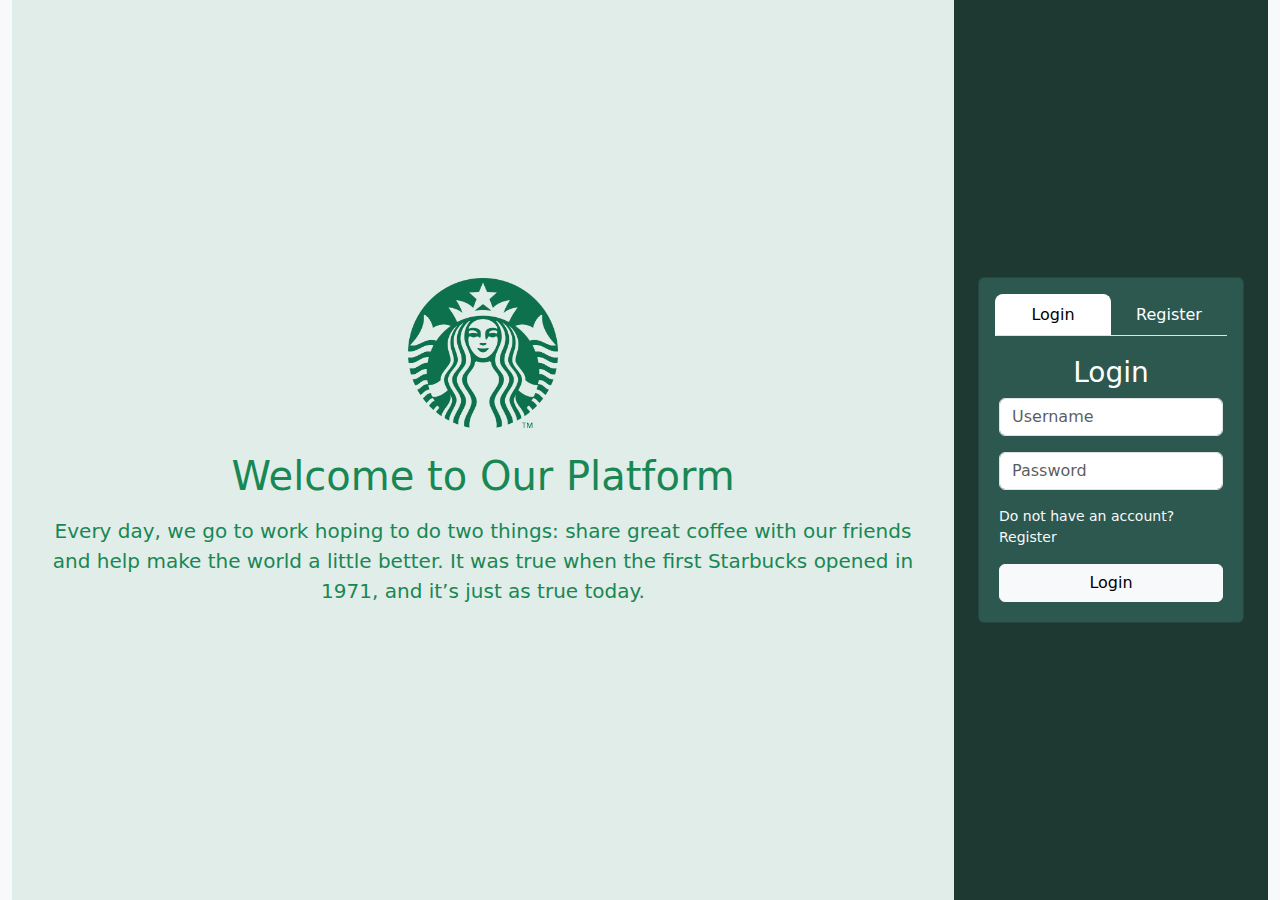
<file: bootstrap/index.html>
<!DOCTYPE html>
<html lang="en">
  <head>
    <meta charset="UTF-8" />
    <meta name="viewport" content="width=device-width, initial-scale=1.0" />
    
    <link rel="icon" type="image/png" href="logo.png">
    <link
      href="https://cdn.jsdelivr.net/npm/bootstrap@5.3.0/dist/css/bootstrap.min.css"
      rel="stylesheet"
    />
    <title>Starbucks Login</title>
    <style>
      .nav-tabs .nav-link {
        border: 1px solid transparent;
        border-radius: 0.5rem 0.5rem 0 0;
        color: white;
      }
      .nav-tabs .nav-link.active {
        background-color: white;
        color: black;
        border-color: white white #dee2e6;
      }
      .sidebar {
        background-color: #1e3932 !important;
      }
      .custom-card {
        background-color: #2c584f !important;
      }
    </style>
  </head>
  <body class="bg-light vh-100 d-flex">
    <div class="container-fluid h-100 d-flex">
      <!-- Company Details Section (80%) -->
      <div
        class="col-lg-9 gap-2 bg-success bg-opacity-10 d-flex flex-column justify-content-center align-items-center text-center p-4"
      >
        <img
          src="logo.png"
          alt="Company Logo"
          class="mb-3"
          style="width: 150px; height: auto"
        />
        <h1 class="text-success">Welcome to Our Platform</h1>
        <p class="text-success fs-5">
          Every day, we go to work hoping to do two things: share great coffee
          with our friends and help make the world a little better. It was true
          when the first Starbucks opened in 1971, and it’s just as true today.
        </p>
      </div>

      <!-- Sidebar Section (20%) -->
      <div
        class="sidebar col-lg-3 bg-success text-white d-flex justify-content-center align-items-center p-4"
      >
        <div
          class="card custom-card text-white w-100 p-3"
          style="max-width: 340px"
        >
          <!-- Tabs -->
          <ul class="nav nav-tabs nav-justified mb-3">
            <li class="nav-item">
              <a
                class="nav-link active"
                id="login-tab"
                data-bs-toggle="tab"
                href="#login"
                >Login</a
              >
            </li>
            <li class="nav-item">
              <a
                class="nav-link"
                id="register-tab"
                data-bs-toggle="tab"
                href="#register"
                >Register</a
              >
            </li>
          </ul>

          <!-- Tab Content -->
          <div class="tab-content">
            <div id="login" class="tab-pane fade show p-1 active">
              <h3 class="text-center">Login</h3>
              <form class="d-flex flex-column gap-3">
                <input
                  type="text"
                  class="form-control"
                  placeholder="Username"
                  required
                />
                <input
                  type="password"
                  class="form-control"
                  placeholder="Password"
                  required
                />
                <small class="text-light"
                  >Do not have an account? Register</small
                >
                <button type="submit" class="btn btn-light">Login</button>
              </form>
            </div>

            <div id="register" class="tab-pane fade p-1">
              <h3 class="text-center">Register</h3>
              <form class="d-flex flex-column gap-3">
                <input
                  type="text"
                  class="form-control"
                  placeholder="Username"
                  required
                />
                <input
                  type="email"
                  class="form-control"
                  placeholder="Email"
                  required
                />
                <input
                  type="password"
                  class="form-control"
                  placeholder="Password"
                  required
                />
                <small class="text-light">Already have an account? Login</small>
                <button type="submit" class="btn btn-light">Sign Up</button>
              </form>
            </div>
          </div>
        </div>
      </div>
    </div>

    <script src="https://cdn.jsdelivr.net/npm/bootstrap@5.3.0/dist/js/bootstrap.bundle.min.js"></script>
  </body>
</html>
</file>
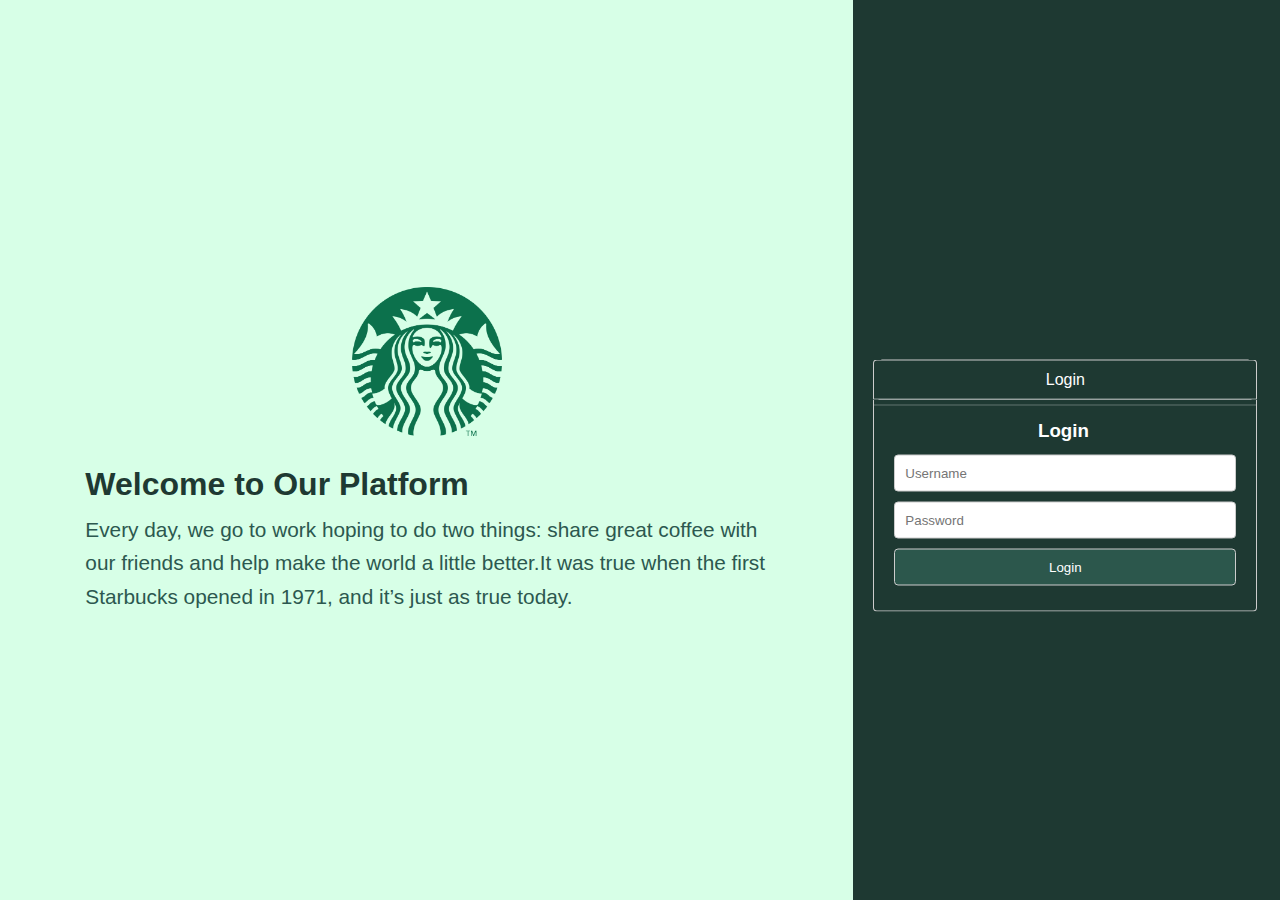
<file: html_css/Task_1/page.html>
<!DOCTYPE html>
<html lang="en">

<head>
    <meta charset="UTF-8">
    <meta name="viewport" content="width=device-width, initial-scale=1.0">
    <link rel="stylesheet" href="page.css">
    
    <link rel="icon" type="image/png" href="logo.png">
    <title>Starbucks Login</title>
</head>

<body>
    <div class="container">
        <div class="left">
            <div class="leftInner">
                <div class="logo">
                    <img src="logo.png" alt="Company Logo">
                </div>
                <h1>Welcome to Our Platform</h1>
                <p>
                    Every day, we go to work hoping to do two things: share great coffee
                    with our friends and help make the world a little better.It was true
                    when the first Starbucks opened in 1971, and it’s just as true today.
                </p>
            </div>
        </div>
        <div class="right">
            <div class="tabs">
                <details id="login-details" open>
                    <summary>Login</summary>
                    <div class="tab-content">
                        <h3>Login</h3>
                        <form>
                            <input id="login-username" type="text" name="username" placeholder="Username" required>
                            <input id="login-password" type="password" name="password" placeholder="Password" required>
                            <button type="submit" class="btn">Login</button>
                        </form>
                    </div>
                </details>


                <details id="register-details">
                    <summary>Register</summary>
                    <div class="tab-content">
                        <h3>Register</h3>
                        <form>
                            <input id="register-username" type="text" name="username" placeholder="Username" required>
                            <input id="register-email" type="email" name="email" placeholder="Email" required>
                            <input id="register-password" type="password" name="password" placeholder="Password"
                                required>
                            <button type="submit" class="btn">Register</button>
                        </form>
                    </div>
                </details>

            </div>
        </div>

    </div>
    </div>
</body>

</html>
</file>
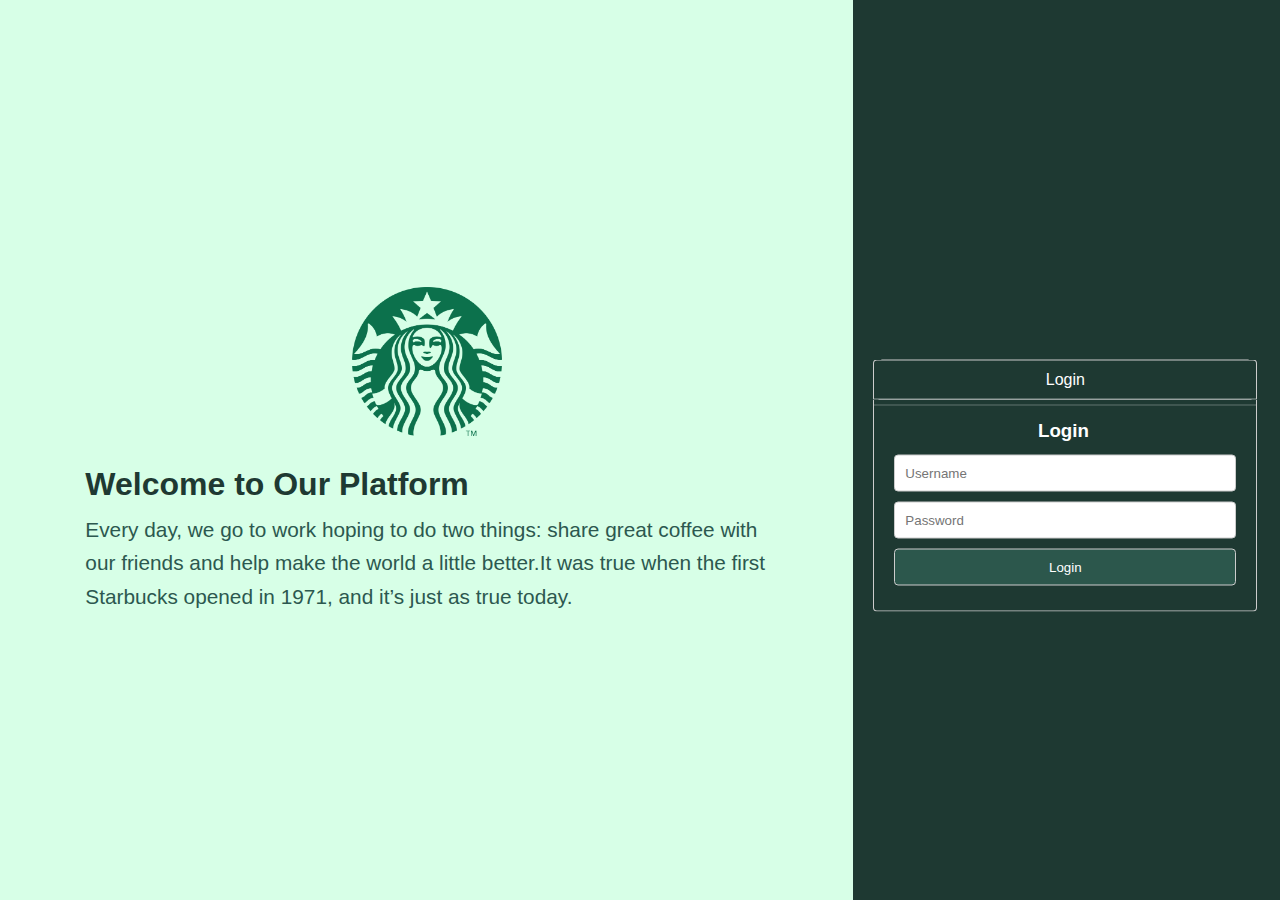
<file: javascript/taks3/home.html>
<!DOCTYPE html>
<html lang="en">
  <head>
    <meta charset="UTF-8" />
    <meta name="viewport" content="width=device-width, initial-scale=1.0" />
    <link rel="stylesheet" href="page.css" />
    <link rel="icon" type="image/png" href="logo.png" />
    <title>Starbucks Home</title>
  </head>

  <style>
    body {
      font-family: "Segoe UI", Tahoma, Geneva, Verdana, sans-serif;
      background-color: #f4f4f9;
      color: #333;
      display: flex;
      justify-content: center;
      align-items: center;
      height: 100vh;
      margin: 0;
    }

    .home-container {
      text-align: center;
      background-color: #1e3932;
      padding: 20px;
      border-radius: 10px;
      color: white;
      box-shadow: 0 4px 6px rgba(0, 0, 0, 0.1);
    }

    #deleteSession {
      background-color: #284e44;
      color: white;
      padding: 10px 20px;
      border: none;
      border-radius: 5px;
      cursor: pointer;
      margin-top: 10px;
    }

    #deleteSession:hover {
      background-color: #172e28;
    }
  </style>

  <body>
    <div id="alert" class="alert">
        <div class="alert-content">
            <span id="alert-title"></span>
            <p id="alert-message"></p>
        </div>
        <button class="close-btn" onclick="closeAlert()">×</button>
    </div>
    <div class="home-container">
      <span id="remainingTime">Remaing Time: </span>
      <h1 style="color: #f4f4f9">Welcome, User <span id="username"></span></h1>
      <p style="color: #f4f4f9">Email: <span id="email"></span></p>
      <button id="deleteSession">Delete Session</button>
    </div>
    <script src="page.js"></script>
  </body>
</html>
</file>
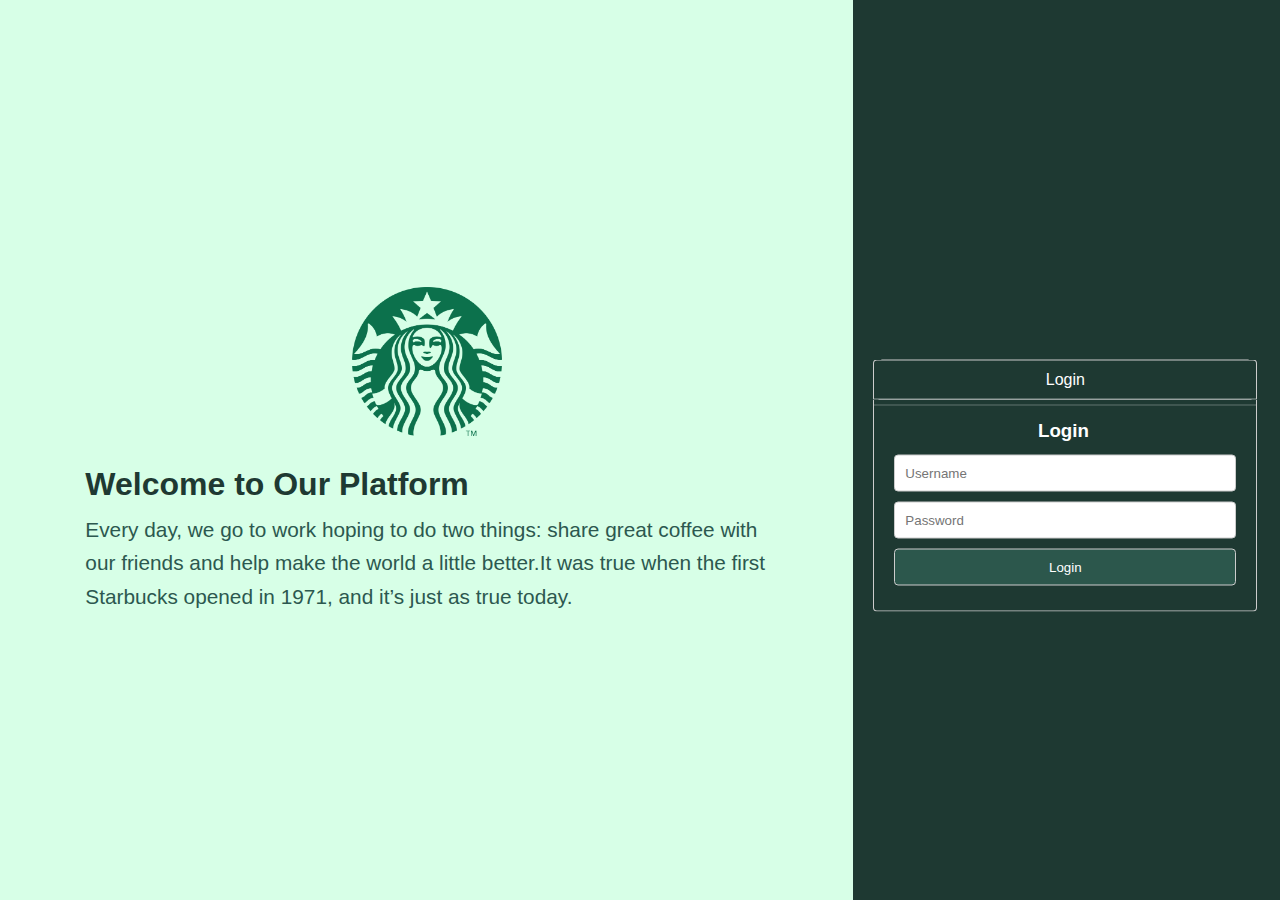
<file: javascript/taks3/page.html>
<!DOCTYPE html>
<html lang="en">
  <head>
    <meta charset="UTF-8" />
    <meta name="viewport" content="width=device-width, initial-scale=1.0" />
    <link rel="stylesheet" href="page.css" />

    <link rel="icon" type="image/png" href="logo.png" />
    <title>Starbucks Login</title>
  </head>

  <body>
    <div id="alert" class="alert">
        <div class="alert-content">
            <span id="alert-title"></span>
            <p id="alert-message"></p>
        </div>
        <button class="close-btn" onclick="closeAlert()">×</button>
    </div>
    <div class="container">
      <div class="left">
        <div class="leftInner">
          <div class="logo">
            <img src="logo.png" alt="Company Logo" />
          </div>
          <h1>Welcome to Our Platform</h1>
          <p>
            Every day, we go to work hoping to do two things: share great coffee
            with our friends and help make the world a little better.It was true
            when the first Starbucks opened in 1971, and it’s just as true
            today.
          </p>
        </div>
      </div>
      <div class="right">
        <div class="tabs">
          <details id="login-details" open>
            <summary>Login</summary>
            <div class="tab-content">
              <h3>Login</h3>
              <form>
                <input
                  id="login-username"
                  type="text"
                  name="username"
                  placeholder="Username"
                  required
                />
                <input
                  id="login-password"
                  type="password"
                  name="password"
                  placeholder="Password"        
                  required
                />
                <button type="submit" class="btn">Login</button>
              </form>
            </div>
          </details>

          <details id="register-details">
            <summary>Register</summary>
            <div class="tab-content">
              <h3>Register</h3>
              <form>
                <input
                  id="register-username"
                  type="text"
                  name="username"
                  placeholder="Username"
                  required
                />
                <input
                  id="register-email"
                  type="email"
                  name="email"
                  placeholder="Email"
                  required
                />
                <input
                  id="register-password"
                  type="password"
                  name="password"
                  placeholder="Password"
                  required
                />
                <button type="submit" class="btn">Register</button>
              </form>
            </div>
          </details>
        </div>
      </div>
    </div>
    <script src="page.js"></script>
  </body>
</html>
</file>
<file: html_css/Task_1/page.css>
* {
    padding: 0;
    margin: 0;
    box-sizing: border-box;
}

body {
    height: 100vh;
    width: 100vw;
    font-family: 'Segoe UI', Tahoma, Geneva, Verdana, sans-serif;
    background-color: #f4f4f9;
    color: #333;
}

.container {
    display: flex;
    background-color: black;
}



img {
    width: 150px;
    height: auto;
}

h1 {
    font-size: 2rem;
    margin-bottom: 10px;
    color: #1e3932;

}

p {
    font-size: 1.3rem;
    color: #2c584f;

    line-height: 1.6;
}

.left {
    height: 100vh;
    flex: 6;
    background-color: #d7ffe7;
    display: flex;
    align-items: center;
    justify-content: center;
}

.leftInner {
    width: 80%;
}

h3 {
    padding-left: 42%;
    color: white;
    padding-bottom: 8px;
}

.right {
    flex: 3;
    background-color: #1e3932;
    position: relative;
}

.logo {
    display: flex;
    align-items: center;
    justify-content: center;
    margin-bottom: 30px;
}


.tabs {
    width: 90%;
    padding: 5px;
    margin: 20px;
    display: flex;
    margin-bottom: 20px;
    border-bottom: 1px solid rgba(255, 255, 255, 0.3);
    position: absolute;
    top: 40%;
    transform: translate(0, -50%);
}

/* Form Container Styling */
.form {
    display: flex;
    flex-direction: column;
    padding: 0 30px;
    margin-top: 30px;
    width: 100%;
}

.form input {
    height: 50px;
    margin-bottom: 15px;
    width: 100%;
    border-radius: 8px;
    background-color: rgba(255, 255, 255, 0.3);
    border: none;
    padding: 0 15px;
    outline: none;
    color: #fff;
    font-size: 16px;
    transition: background-color 0.3s ease;
}

.form input::placeholder {
    color: #ddd;
}

.form input:focus {
    background-color: rgba(255, 255, 255, 0.4);
}

.tabs {
    display: flex;
    justify-content: space-between;
}

details {
    display: inline-block;
    width: 48%;
}

summary {
    background-color: #1e3932;
    padding: 10px;
    cursor: pointer;
    border: 1px solid #ccc;
    border-radius: 4px 4px 0 0;
    text-align: center;
    color: white;
}

summary:hover {
    background-color: #ddd;
    color: #1e3932;
}

details[open] summary {

    background-color: #1e3932;
    color: white;
    border-bottom: 1px solid #fff;
}

#login-details[open] {
    width: 30vw;
    position: absolute;
    right: 0;
}

#register-details[open] {
    width: 30vw;
    position: absolute;
    left: 0;
}

.tab-content {
    padding: 20px;
    border: 1px solid #ccc;
    border-top: none;
    border-radius: 0 0 4px 4px;
    display: none;
}

details[open] .tab-content {
    display: block;
}

.btn {
    background-color: #2c574c;
    color: white;
    width: 100%;
    padding: 10px;
    margin: 5px 0;
    border: 1px solid #ccc;
    border-radius: 4px;
    cursor: pointer;
}


input[type="text"],
input[type="email"],
input[type="password"] {
    width: 100%;
    padding: 10px;
    margin: 5px 0;
    border: 1px solid #ccc;
    border-radius: 4px;
}

button {
    padding: 10px 20px;
    border: none;
    background-color: #007bff;
    color: white;
    cursor: pointer;
    border-radius: 4px;
}

button:hover {
    background-color: #1e3c35;
}

#login-details,
#register-details {
    width: 100%;
}

details>summary {
    list-style: none;
}

details>summary::-webkit-details-marker {
    display: none;
}
</file>
<file: javascript/taks3/page.css>
* {
    padding: 0;
    margin: 0;
    box-sizing: border-box;
}

body {
    height: 100vh;
    width: 100vw;
    font-family: 'Segoe UI', Tahoma, Geneva, Verdana, sans-serif;
    background-color: #f4f4f9;
    color: #333;
}

.container {
    display: flex;
    background-color: black;
}

img {
    width: 150px;
    height: auto;
}

h1 {
    font-size: 2rem;
    margin-bottom: 10px;
    color: #1e3932;

}

p {
    font-size: 1.3rem;
    color: #2c584f;
    line-height: 1.6;
}

.left {
    height: 100vh;
    flex: 6;
    background-color: #d7ffe7;
    display: flex;
    align-items: center;
    justify-content: center;
}

.leftInner {
    width: 80%;
}

h3 {
    padding-left: 42%;
    color: white;
    padding-bottom: 8px;
}

.right {
    flex: 3;
    background-color: #1e3932;
    position: relative;
}

.logo {
    display: flex;
    align-items: center;
    justify-content: center;
    margin-bottom: 30px;
}


.tabs {
    width: 90%;
    padding: 5px;
    margin: 20px;
    display: flex;
    margin-bottom: 20px;
    border-bottom: 1px solid rgba(255, 255, 255, 0.3);
    position: absolute;
    top: 40%;
    transform: translate(0, -50%);
}

/* Form Container Styling */
.form {
    display: flex;
    flex-direction: column;
    padding: 0 30px;
    margin-top: 30px;
    width: 100%;
}

.form input {
    height: 50px;
    margin-bottom: 15px;
    width: 100%;
    border-radius: 8px;
    background-color: rgba(255, 255, 255, 0.3);
    border: none;
    padding: 0 15px;
    outline: none;
    color: #fff;
    font-size: 16px;
    transition: background-color 0.3s ease;
}

.form input::placeholder {
    color: #ddd;
}

.form input:focus {
    background-color: rgba(255, 255, 255, 0.4);
}

.tabs {
    display: flex;
    justify-content: space-between;
}

details {
    display: inline-block;
    width: 48%;
}

summary {
    background-color: #1e3932;
    padding: 10px;
    cursor: pointer;
    border: 1px solid #ccc;
    border-radius: 4px 4px 0 0;
    text-align: center;
    color: white;
}

summary:hover {
    background-color: #ddd;
    color: #1e3932;
}

details[open] summary {

    background-color: #1e3932;
    color: white;
    border-bottom: 1px solid #fff;
}

#login-details[open] {
    width: 30vw;
    position: absolute;
    right: 0;
}

#register-details[open] {
    width: 30vw;
    position: absolute;
    left: 0;
}

.tab-content {
    padding: 20px;
    border: 1px solid #ccc;
    border-top: none;
    border-radius: 0 0 4px 4px;
    display: none;
}

details[open] .tab-content {
    display: block;
}

.btn {
    background-color: #2c574c;
    color: white;
    width: 100%;
    padding: 10px;
    margin: 5px 0;
    border: 1px solid #ccc;
    border-radius: 4px;
    cursor: pointer;
}


input[type="text"],
input[type="email"],
input[type="password"] {
    width: 100%;
    padding: 10px;
    margin: 5px 0;
    border: 1px solid #ccc;
    border-radius: 4px;
}


button:hover {
    background-color: #1e3c35;
}

#login-details,
#register-details {
    width: 100%;
}

details>summary {
    list-style: none;
}

details>summary::-webkit-details-marker {
    display: none;
}

/* alert */

.alert {
    position: fixed;
    top: 20px;
    right: 20px;
    padding: 15px;
    background: linear-gradient(to right, #2c574c, #34675a);
    color: white;
    border-radius: 8px;
    box-shadow: 0 4px 6px rgba(0, 0, 0, 0.1);
    display: none;
    max-width: 300px;
    animation: slideIn 1s ease-out;
    z-index: 1000;
}

@keyframes slideIn {
    from {
        transform: translateX(100%);
    }

    to {
        transform: translateX(0);
    }
}

.alert-content {
    margin-right: 20px;
}

.close-btn {
    position: absolute;
    right: 10px;
    top: 10px;
    padding: 5px;
    border-radius: 3px;
    background: none;
    border: none;
    color: white;
    cursor: pointer;
    font-size: 18px;
}

.close-btn:hover{
    background-color: #295349;
}

#alert-message {
    font-size: small;
    color: white;
}

#alert-title {
    font-size: medium;
    color: white;
}
</file>
